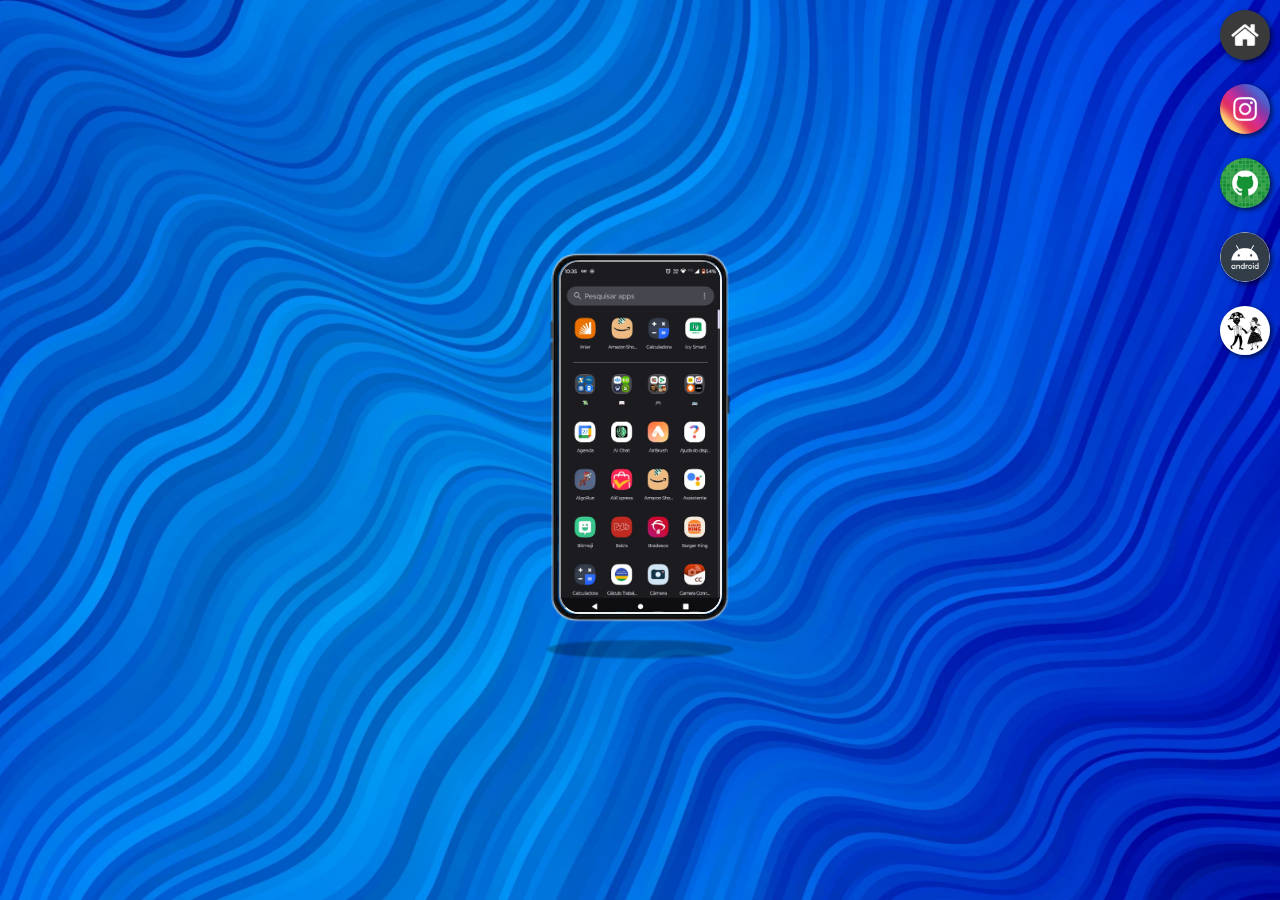
<file: index.html>
<!DOCTYPE html>
<html lang="pt-br">
<head>
    <meta charset="UTF-8">
    <meta name="viewport" content="width=device-width, initial-scale=1.0">
    <title>Projeto social</title>
    <link rel="shortcut icon" href="favicon.ico" type="image/x-icon">
    <link rel="stylesheet" href="estilos/style.css">
</head>
<body>
    <main>
        <section id="cell">
            <iframe src="home.html"  name="tela" id="tela">seu navgador não é compativel com este projeto</iframe>
        </section>
        <section id="social">
            <a target="tela" href="home.html"><img src="imagens/logo-home.jpg" alt=""></a>
            <br>
            <a target="tela" href="estilos/instagram.html"><img src="imagens/logo-instagram.jpg" alt=""></a>
            <br>
            <a target="tela" href="estilos/git.html"><img src="imagens/logo-github.jpg" alt=""></a>
            <br>
            <a target="tela" href="estilos/android.html"><img src="imagens/logo-android.png" alt=""></a>
            <br>
            <a target="tela" href="estilos/cordel.html"><img src="imagens/logo-cordel.jpeg" alt=""></a>
            <br>
        </section>
    </main>
</body>
</html>
</file>
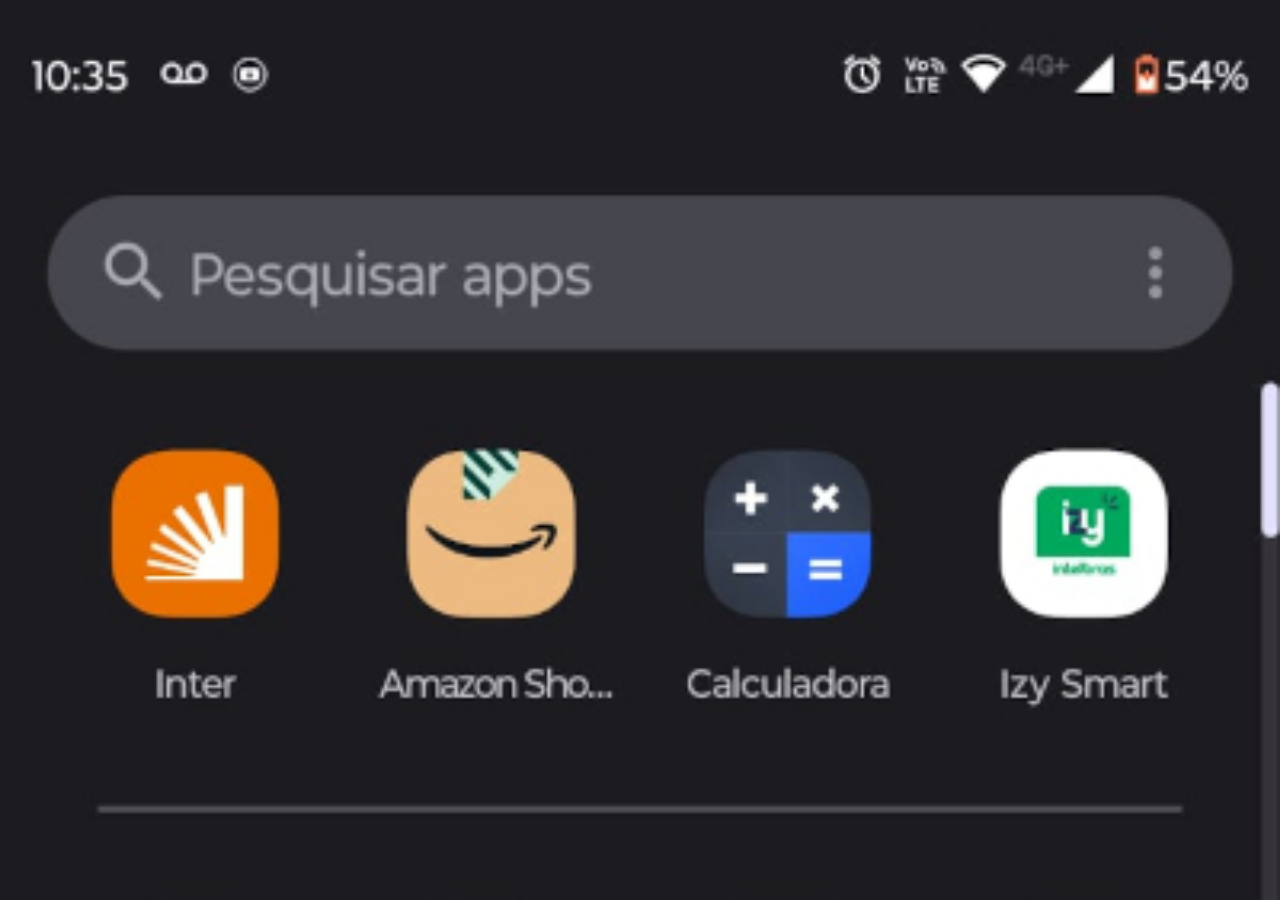
<file: home.html>
<!DOCTYPE html>
<html lang="pt-br">
<head>
    <meta charset="UTF-8">
    <meta name="viewport" content="width=device-width, initial-scale=1.0">
    <title>Document</title>
    <style>

        *{
            padding: 0;
            margin: 0;
        }
        body {
            height: 100vh;
            width: 100vw;
            background: black url(imagens/tela-home.jpg)
            no-repeat top center;
            background-size: cover;
        }
    </style>
</head>
<body>
    
</body>
</html>
</file>
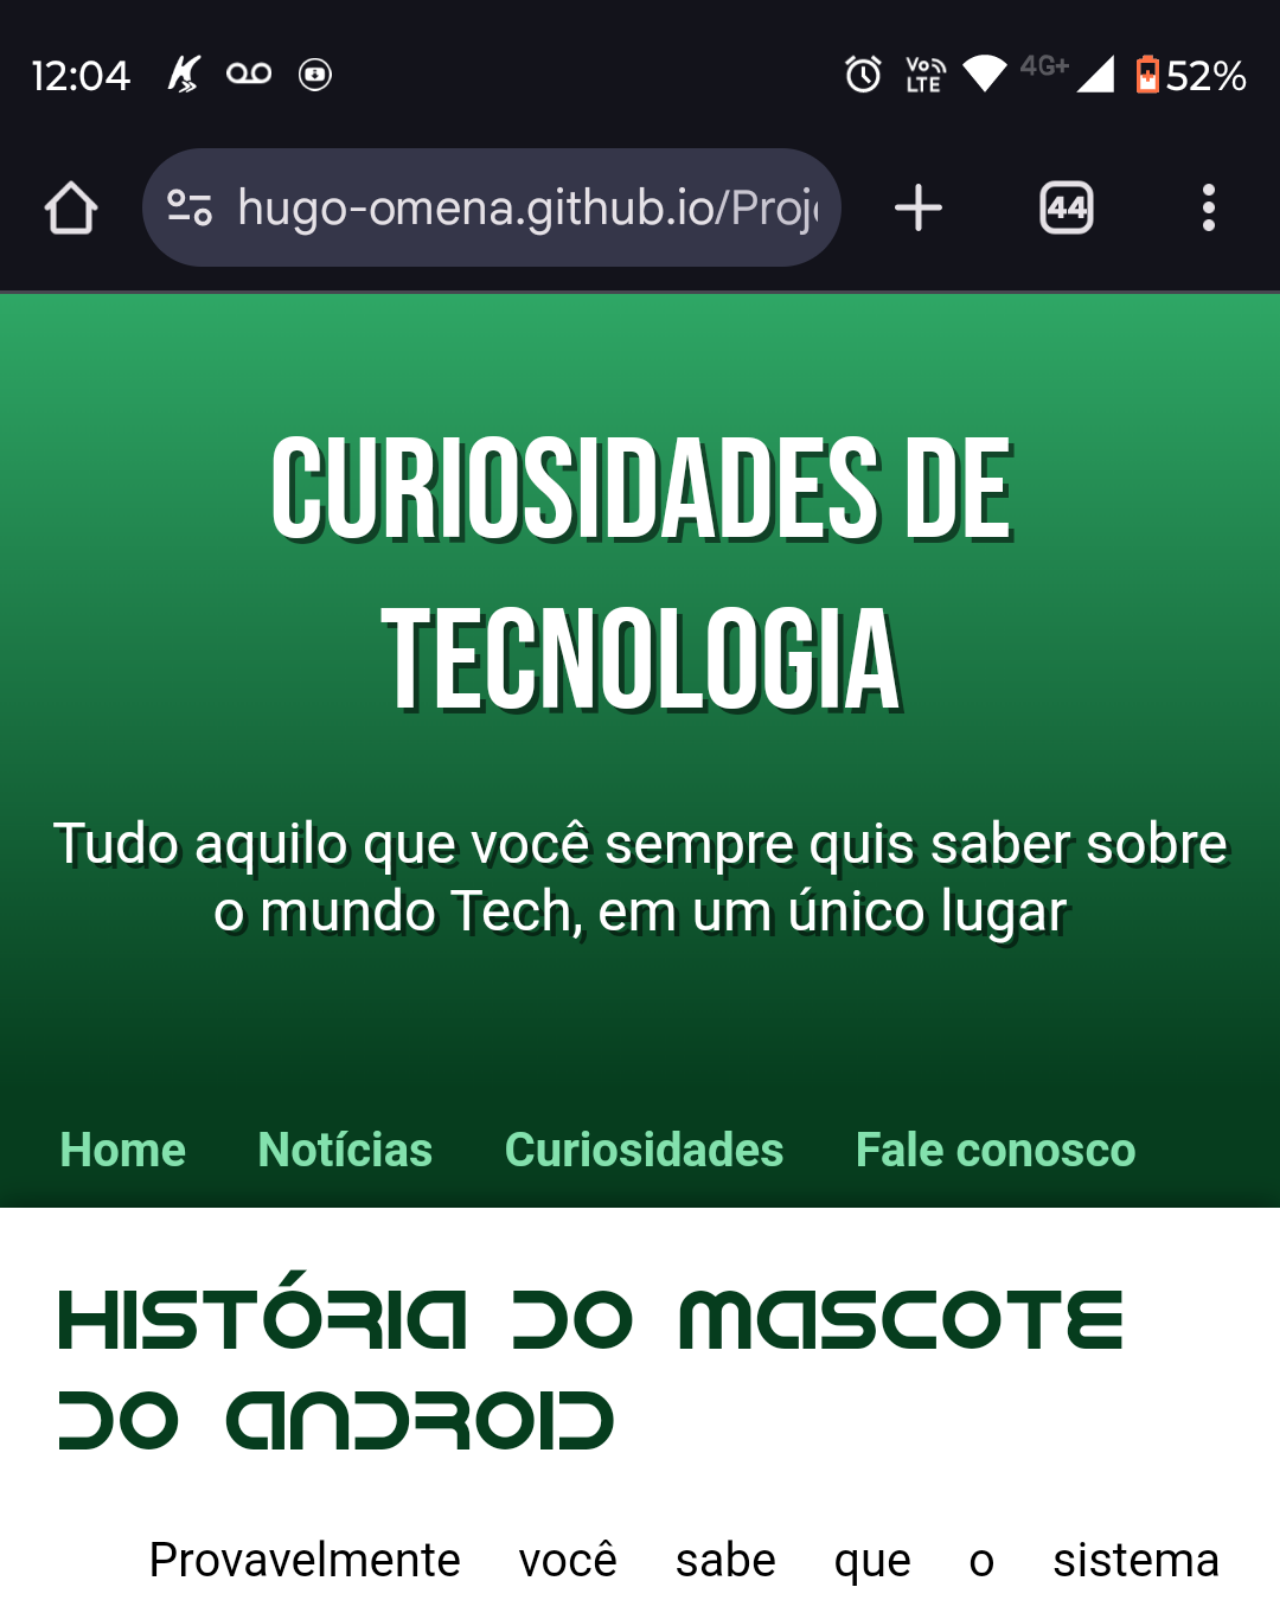
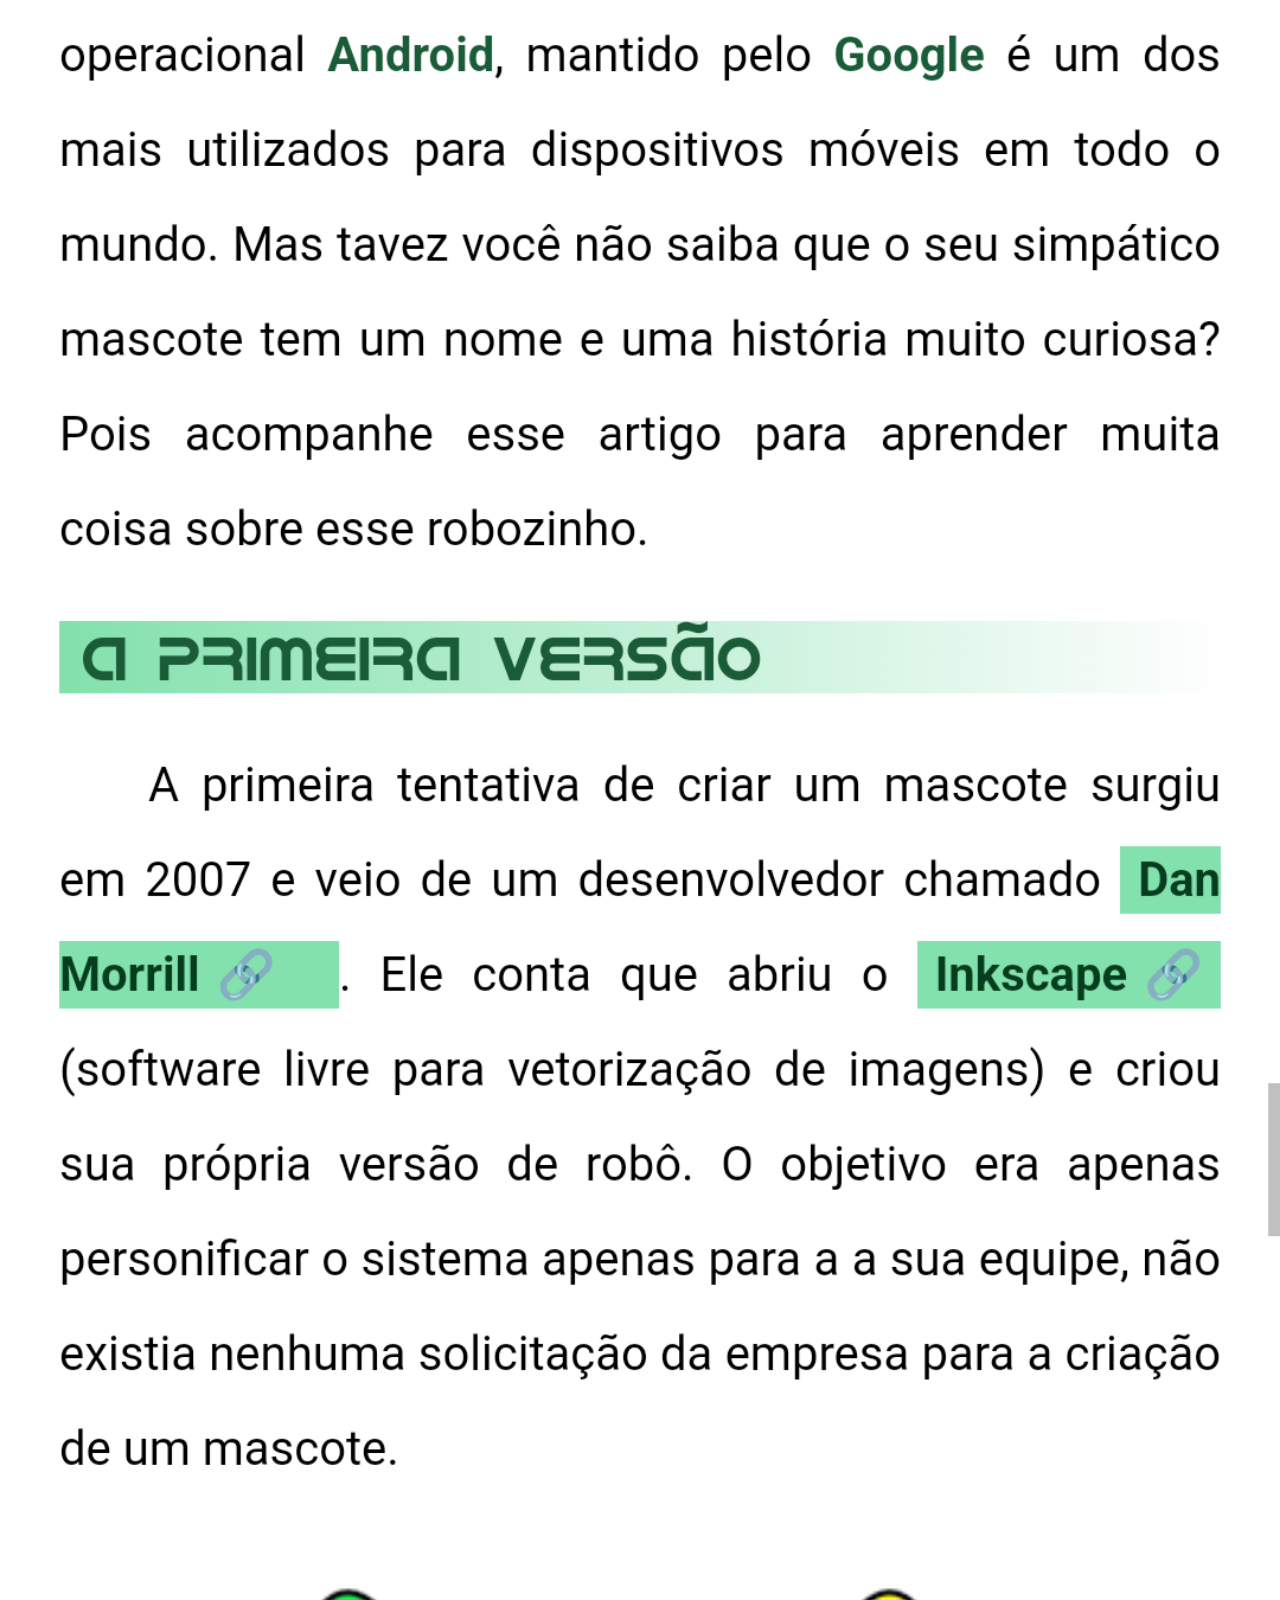
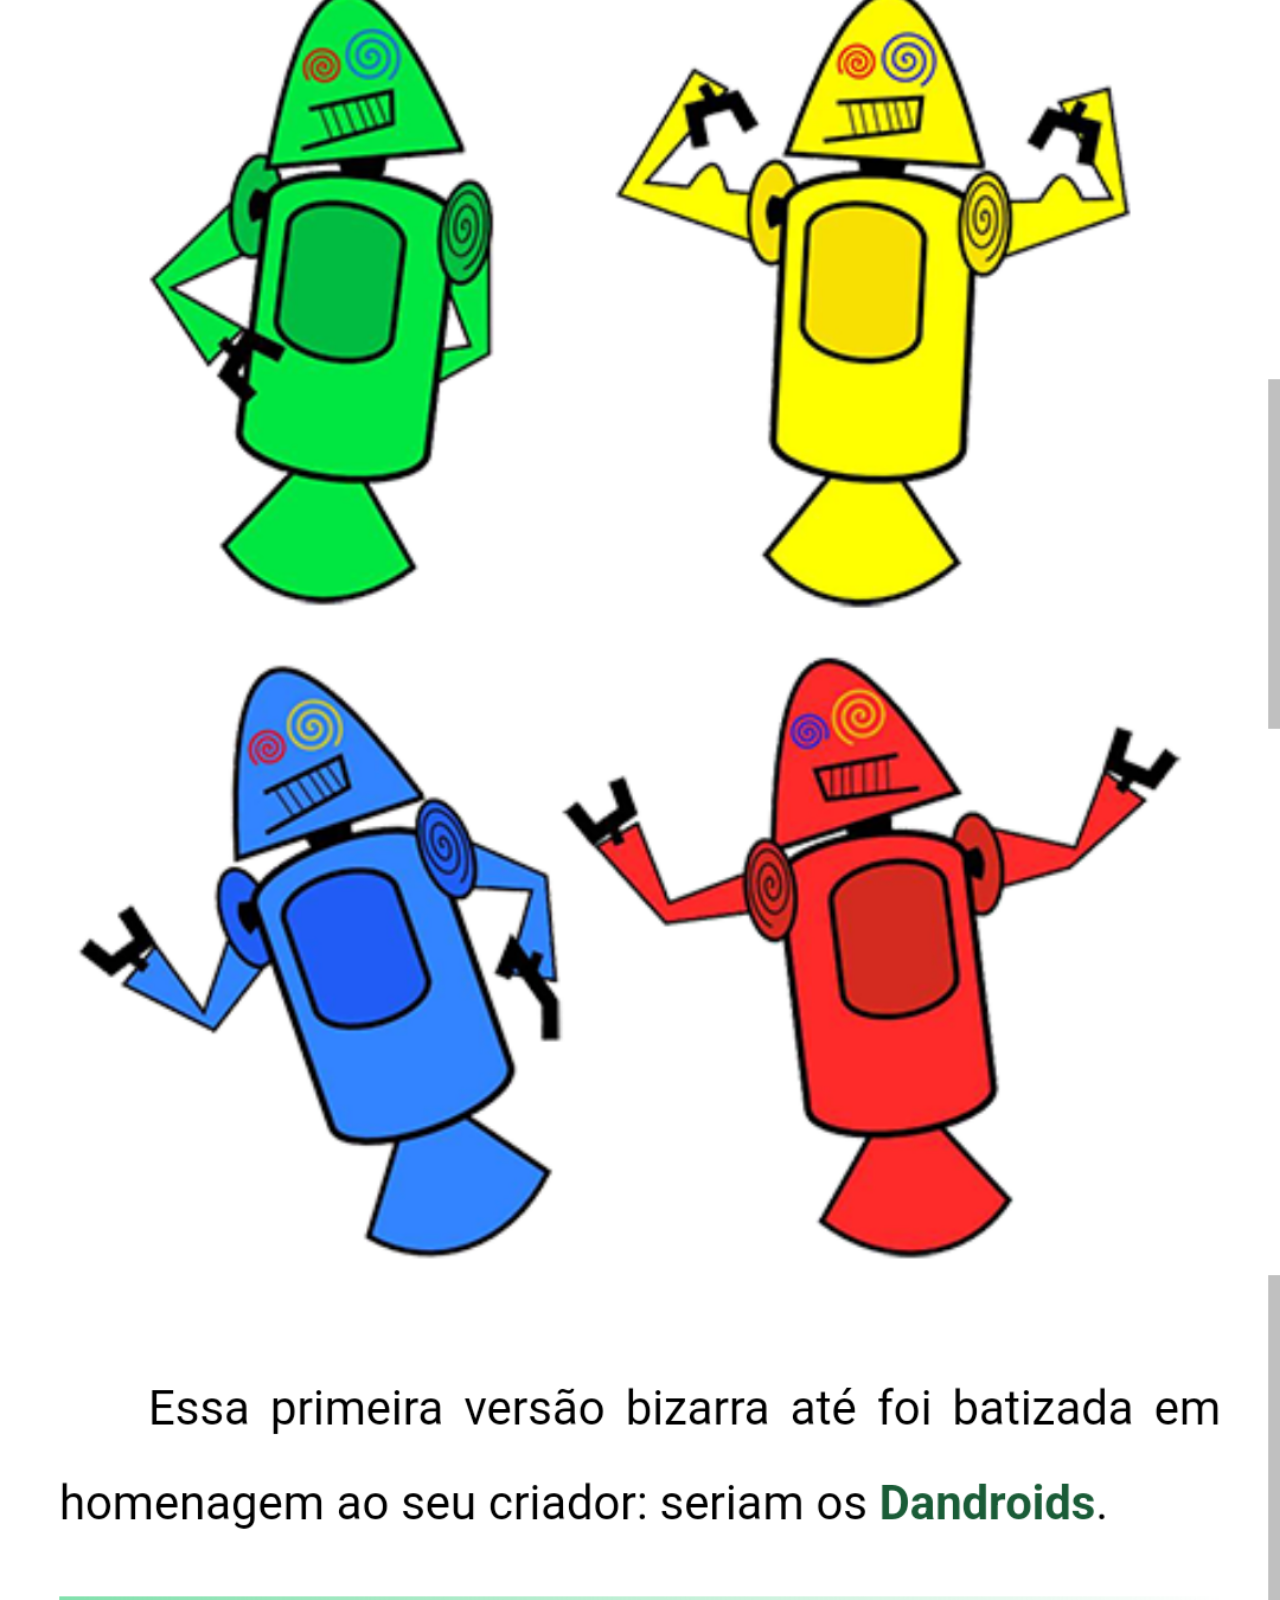
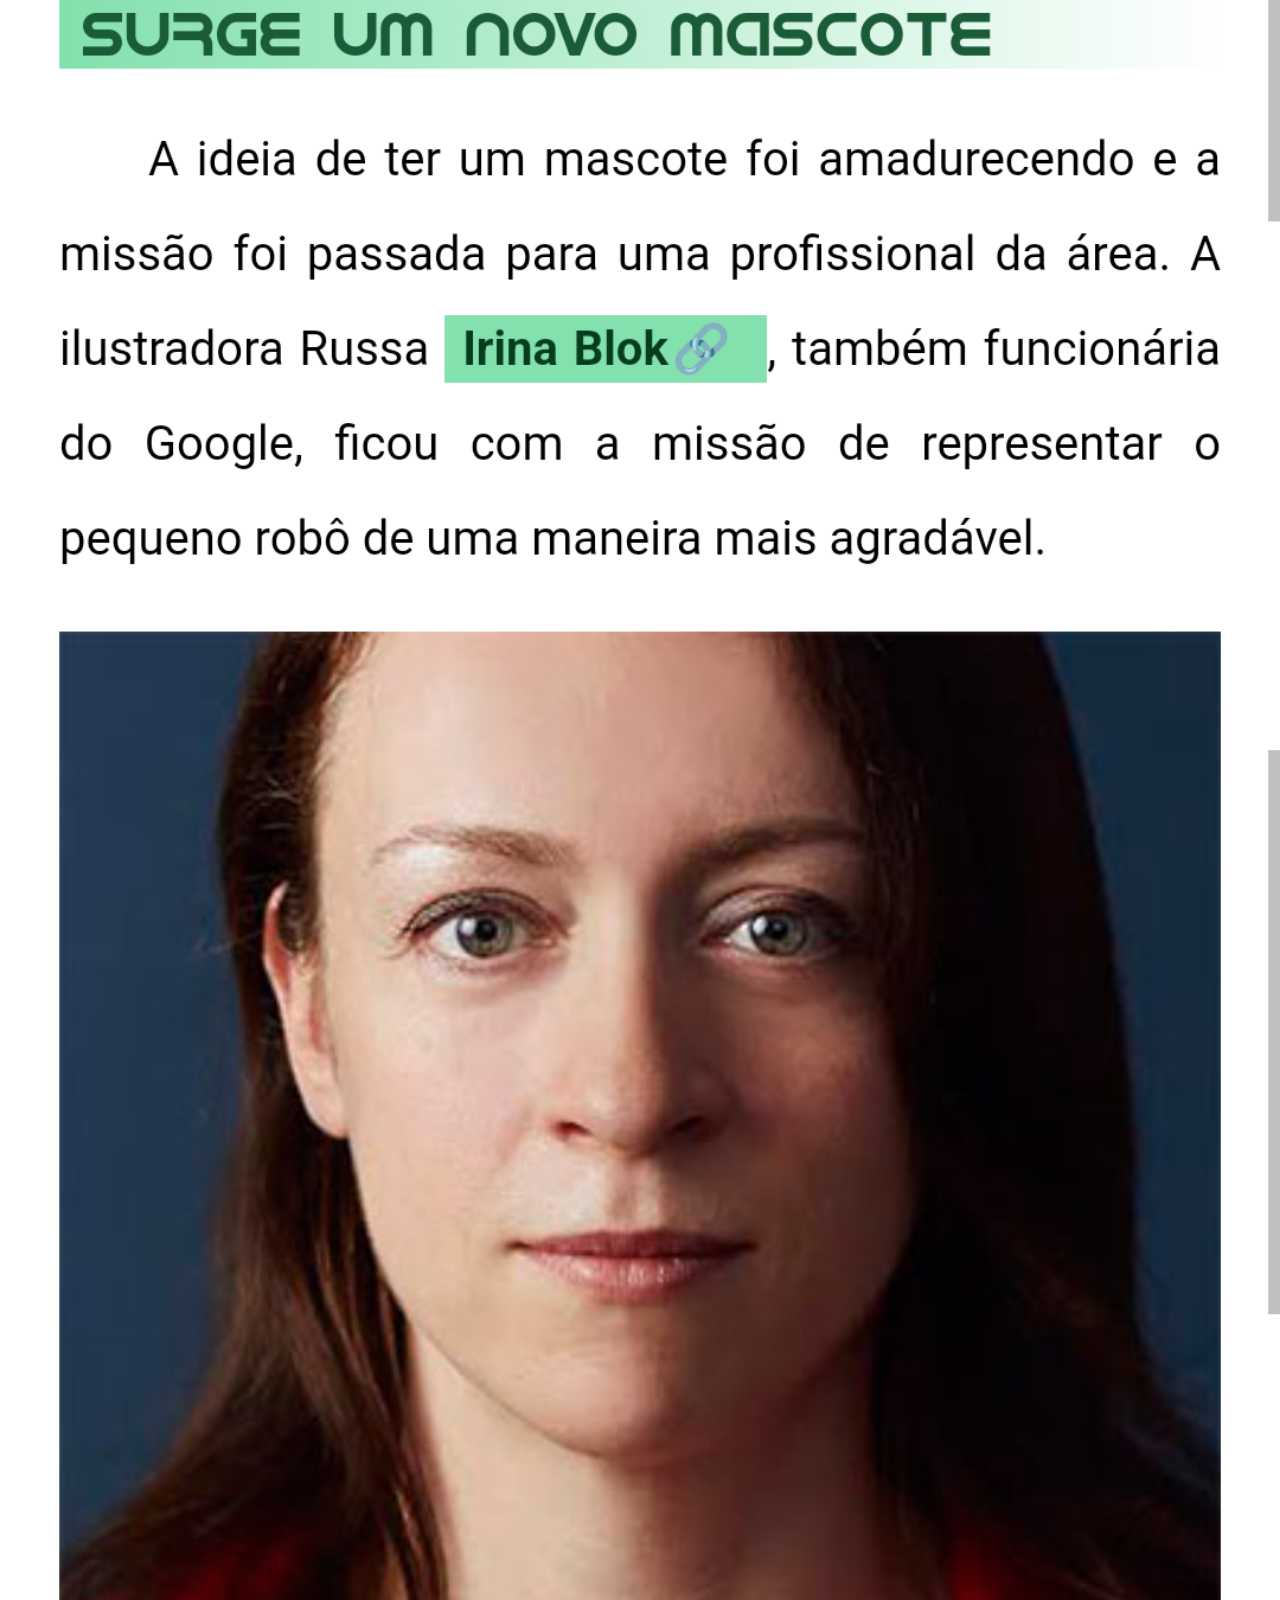
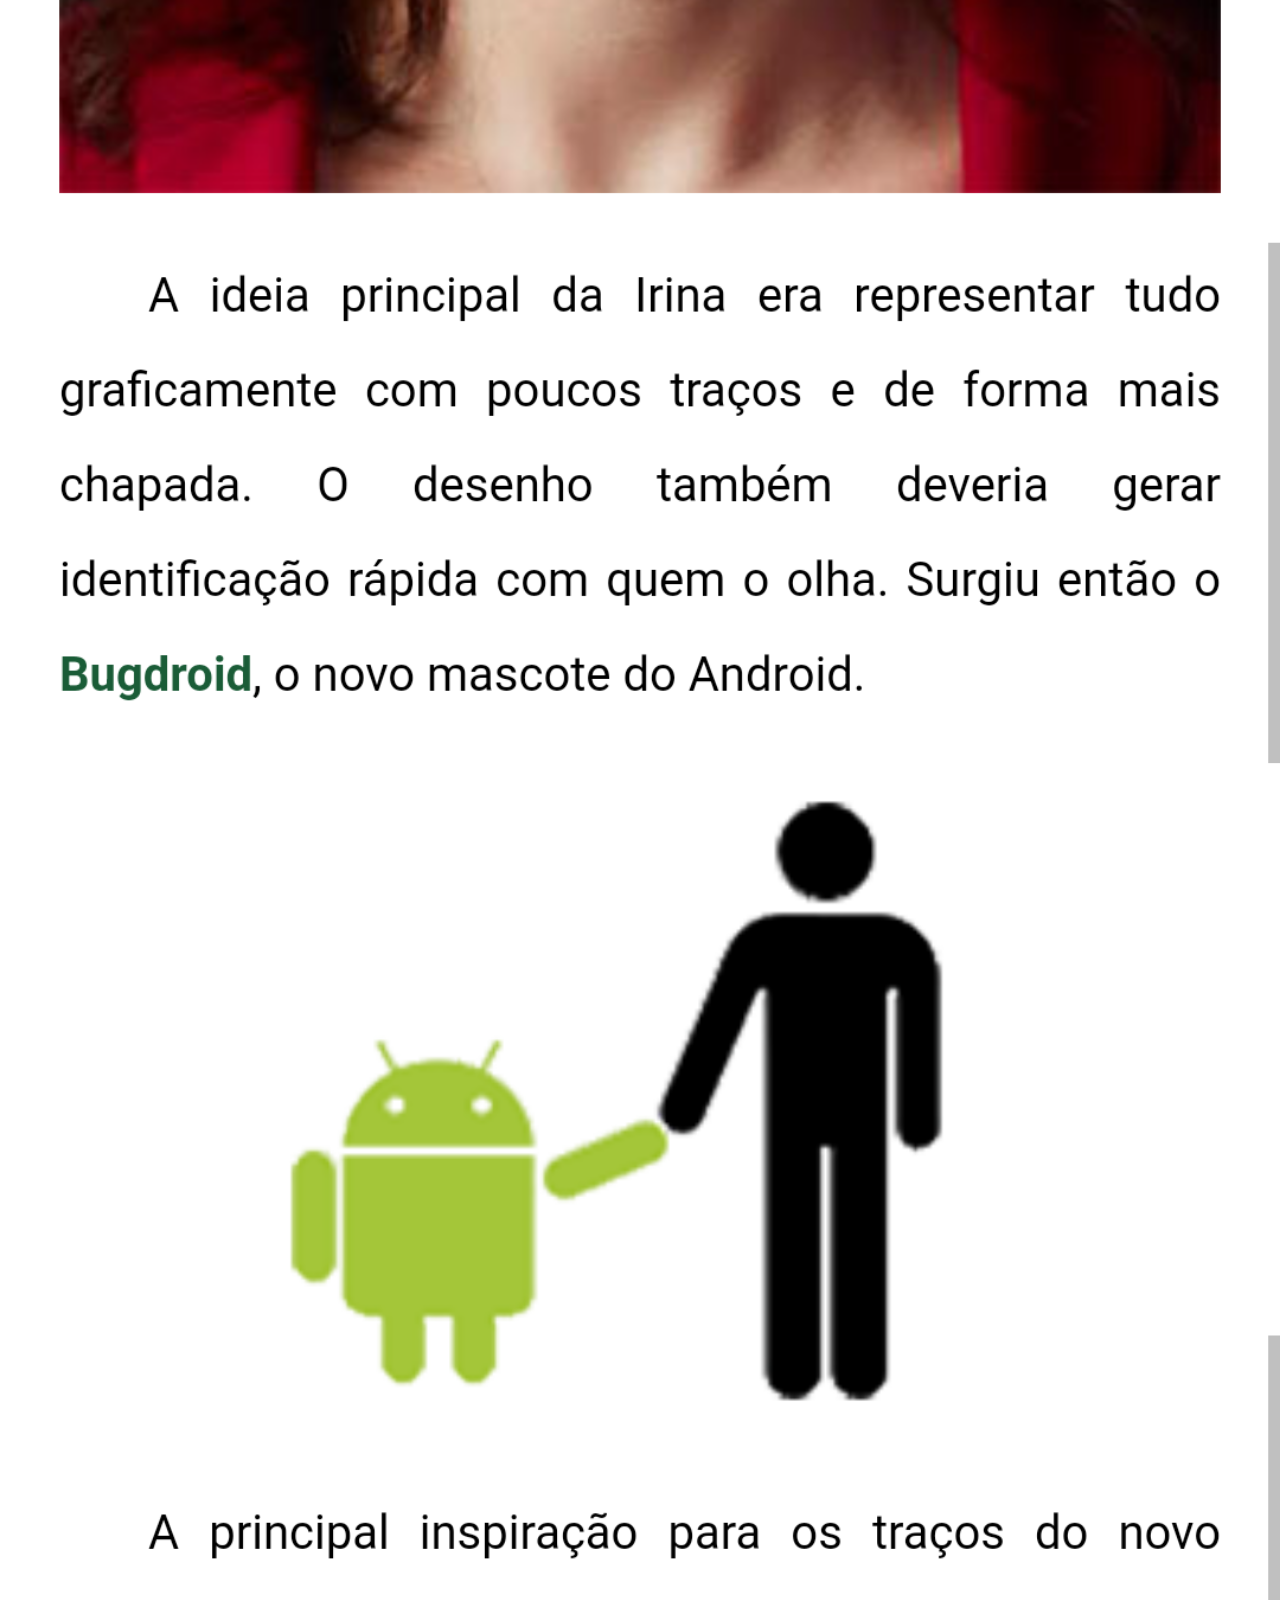
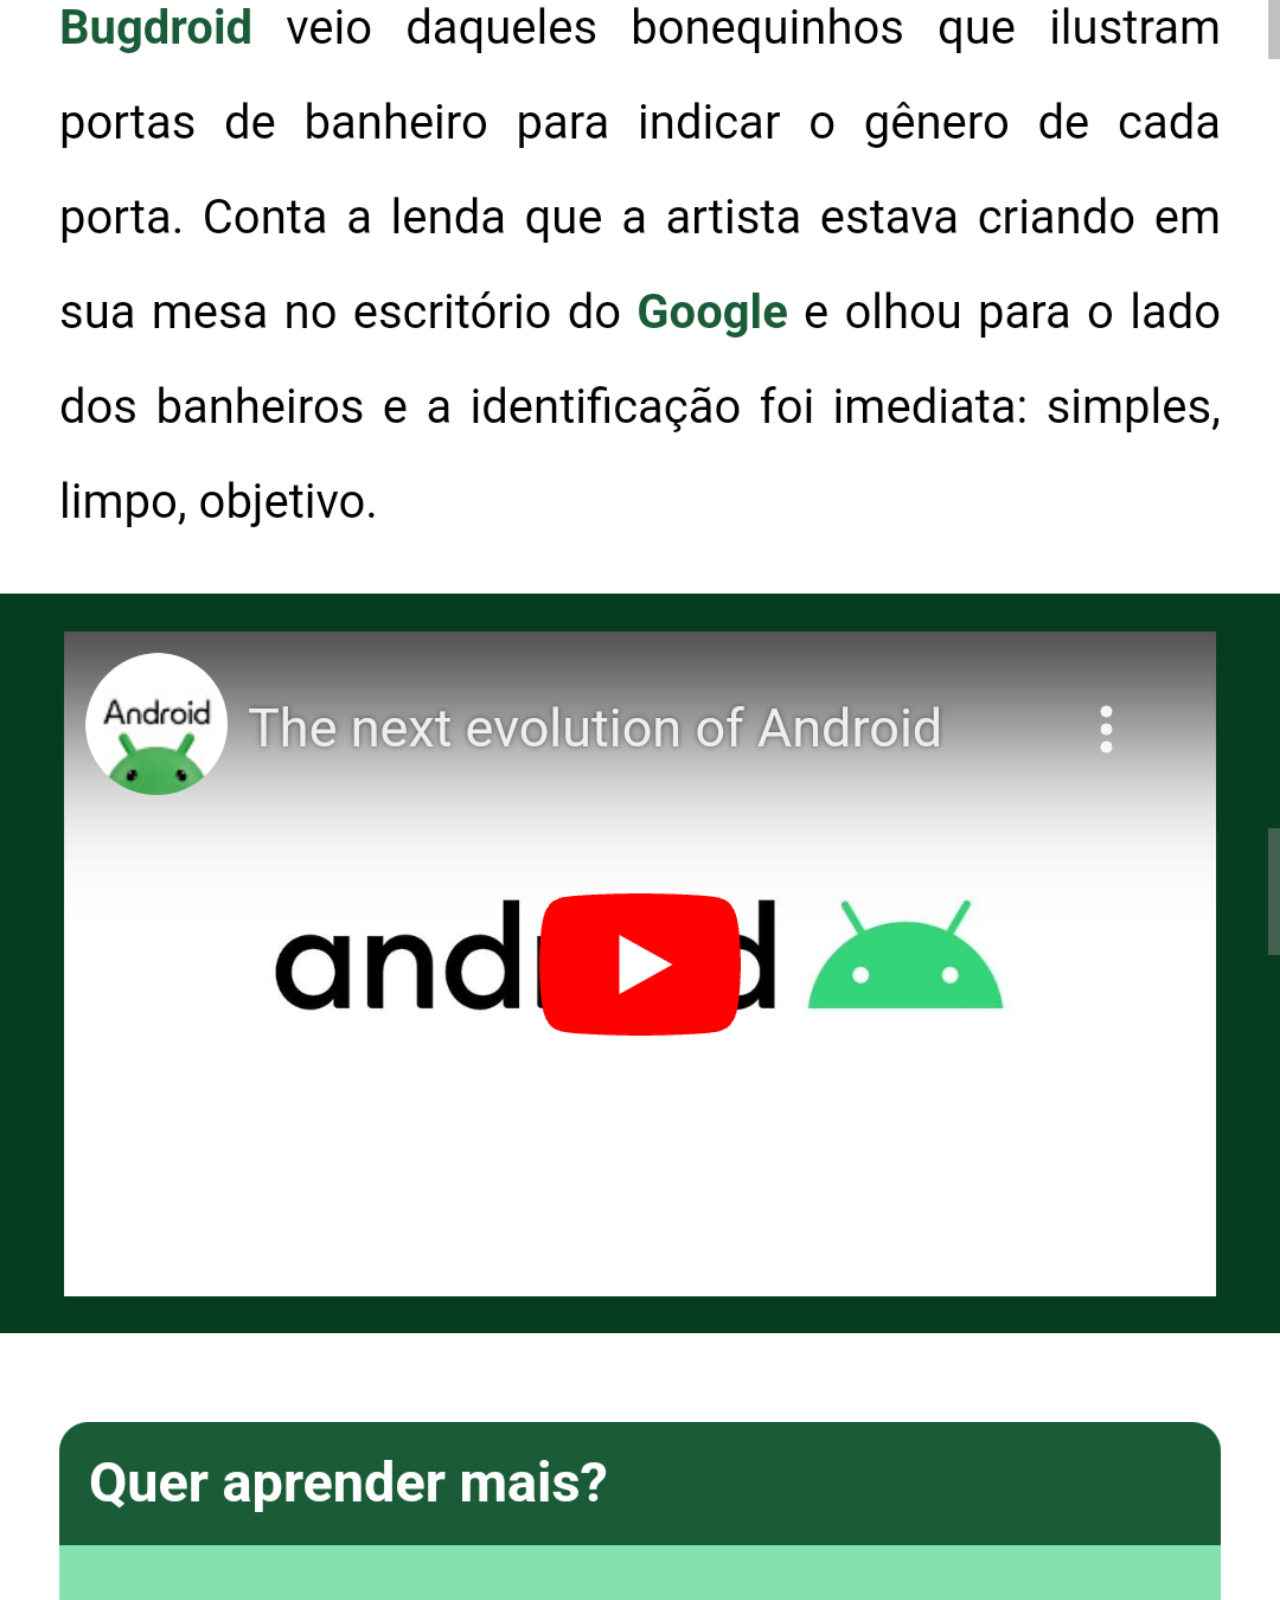
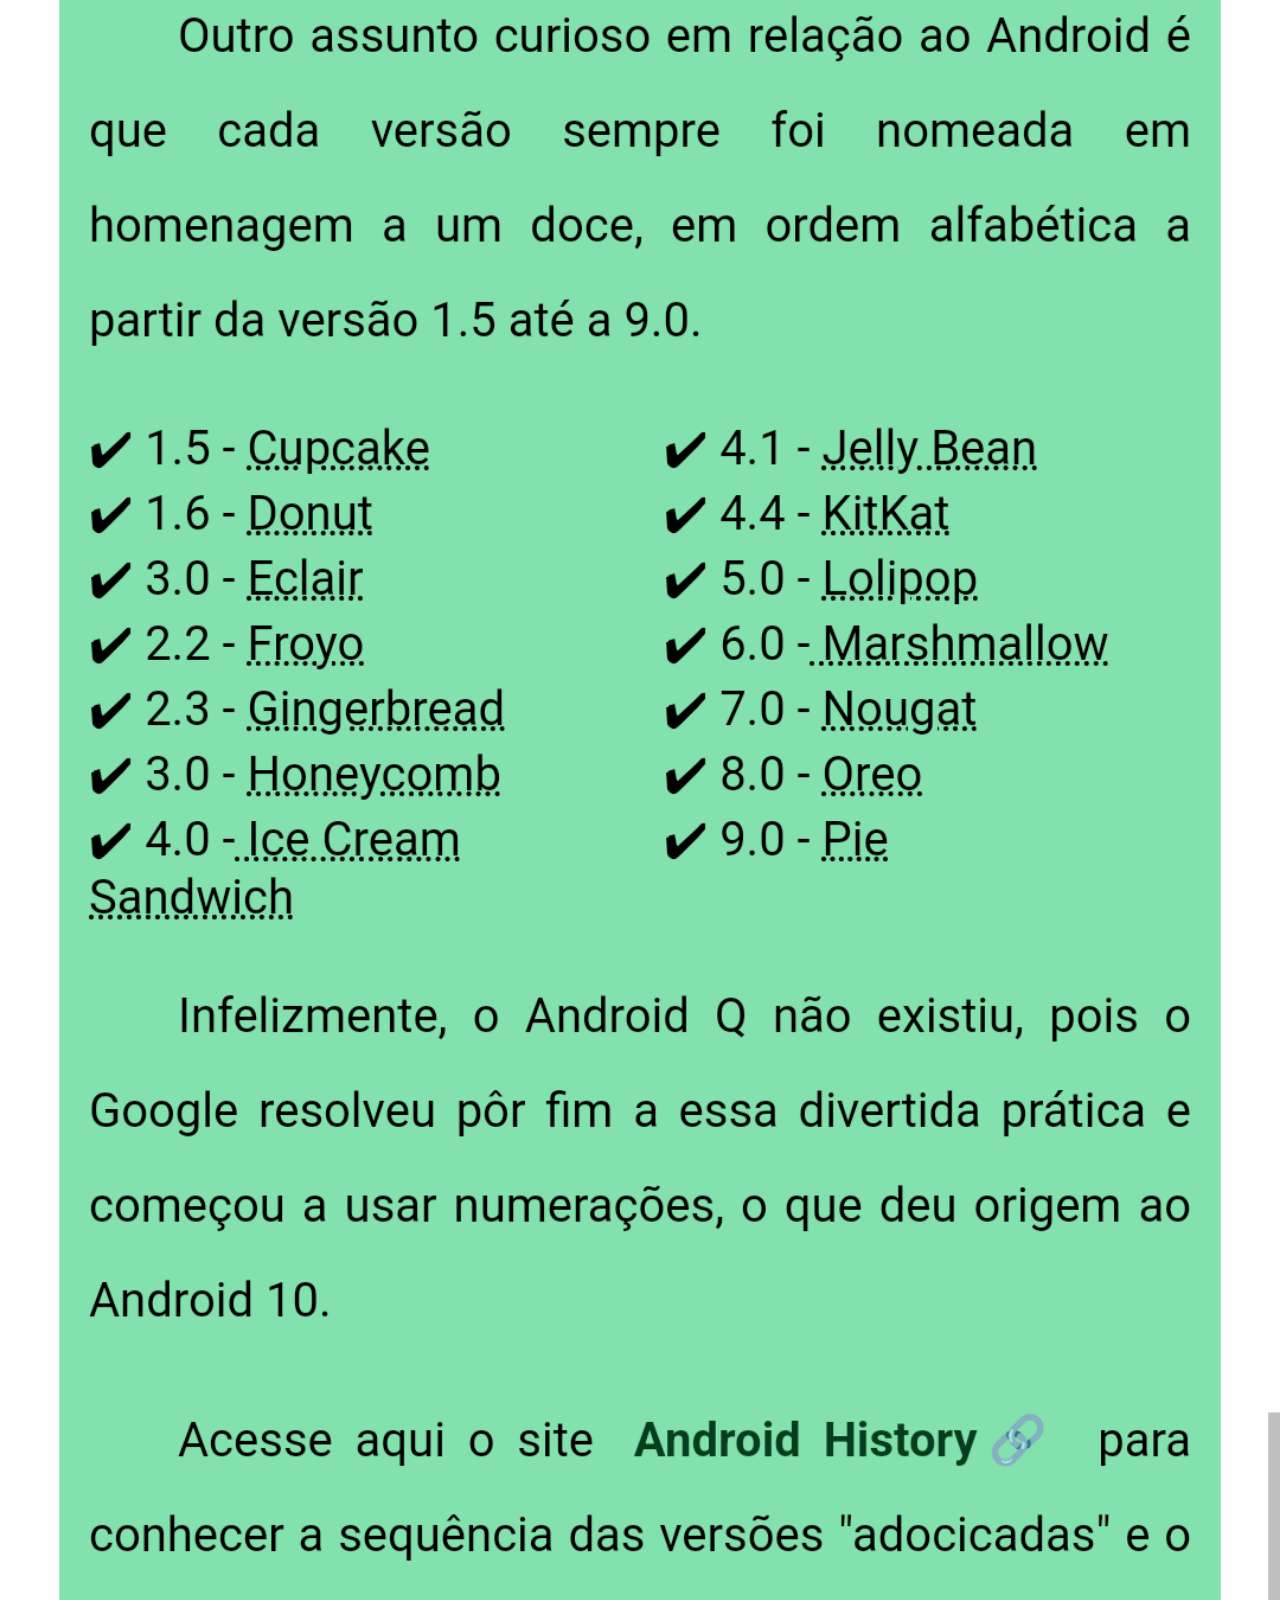
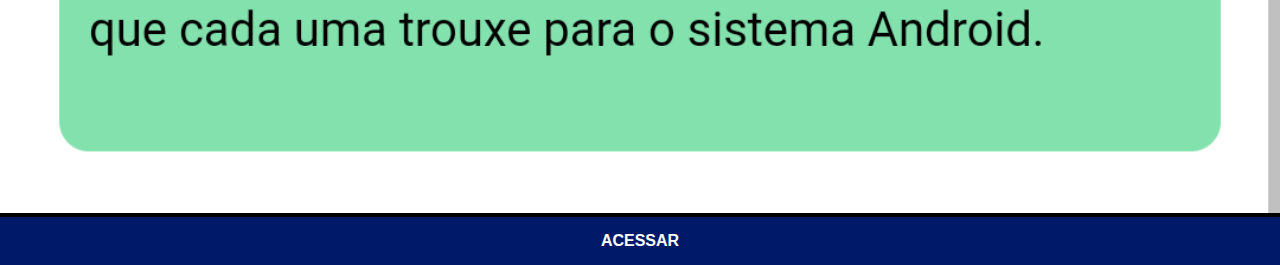
<file: estilos/android.html>
<!DOCTYPE html>
<html lang="pt-br">
<head>
    <meta charset="UTF-8">
    <meta name="viewport" content="width=device-width, initial-scale=1.0">
    <title>android</title>
    <link rel="stylesheet" href="style-social.css">
</head>
<body>
    <img src="../imagens/tela-android.png" alt="">
    <br>
    <a target="_blank" href="https://hugo-omena.github.io/Projeto-android/">ACESSAR</a>
</body>
</html>
</file>
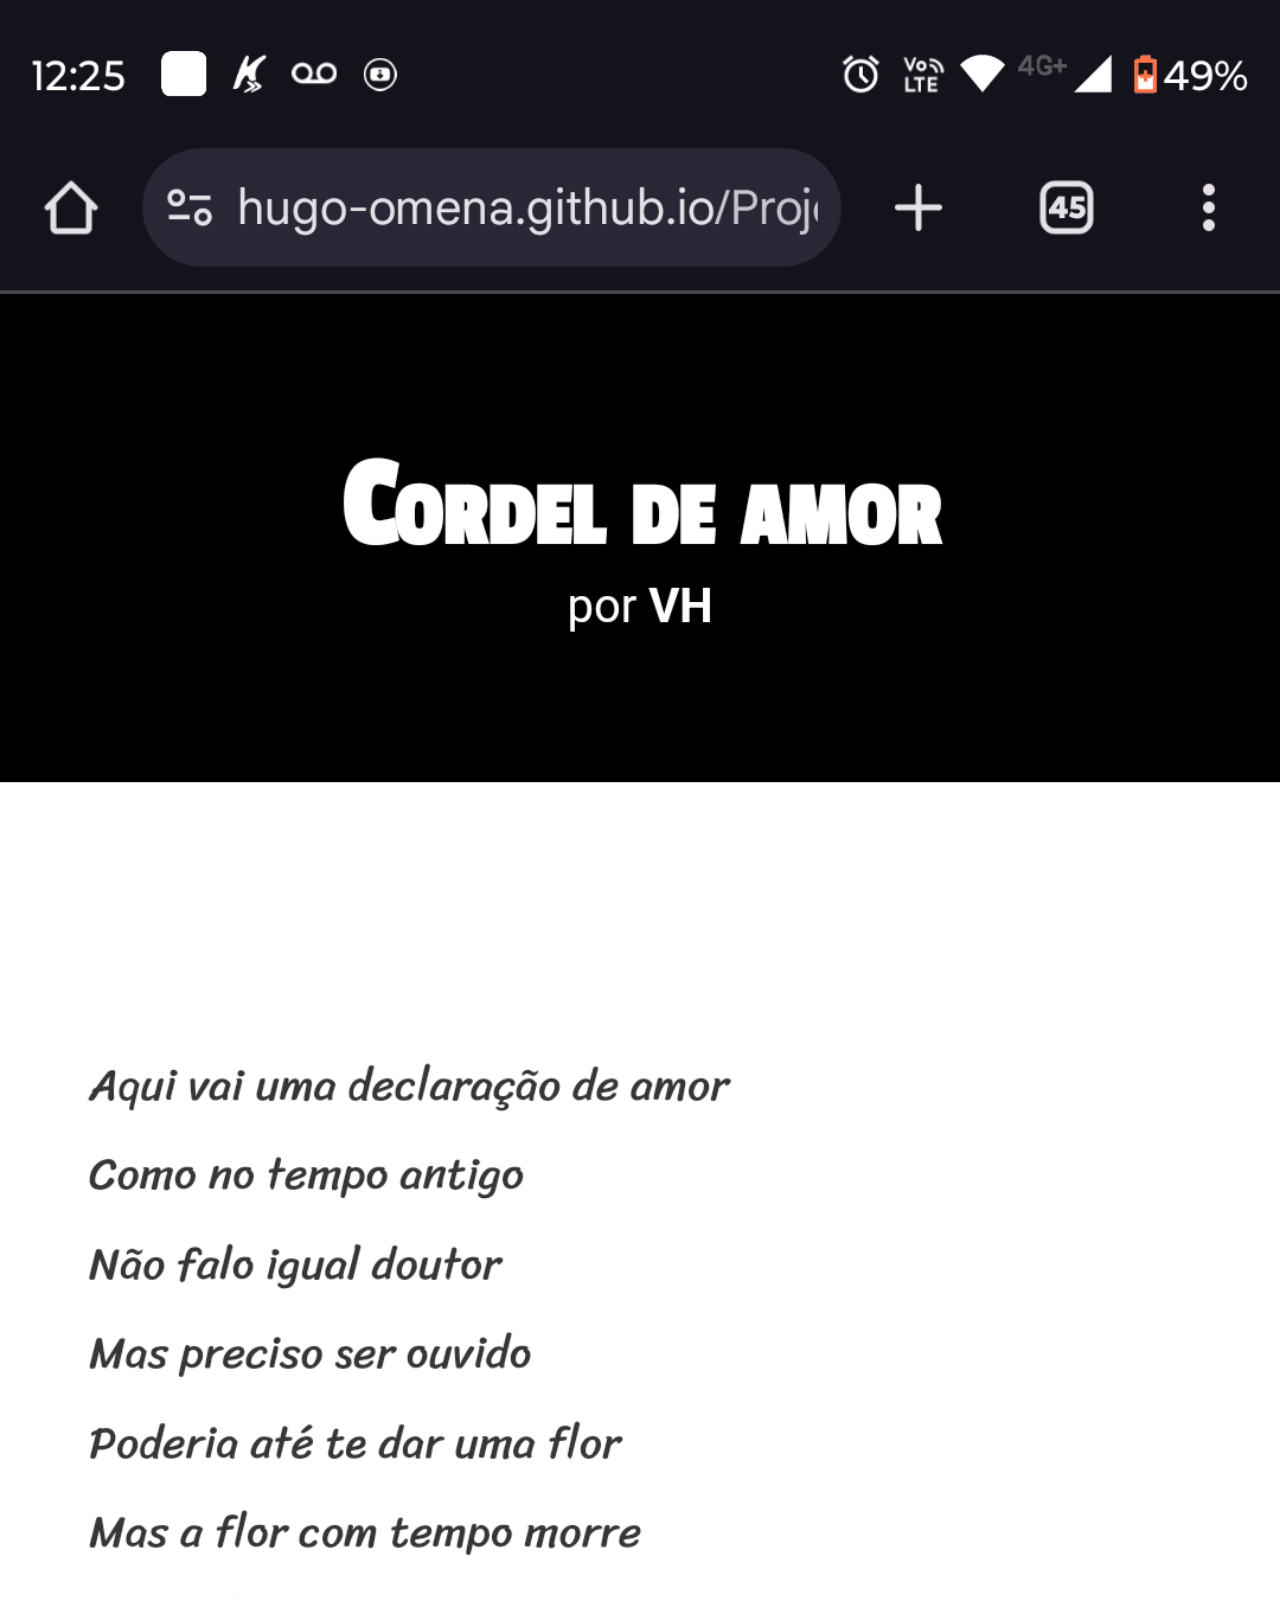
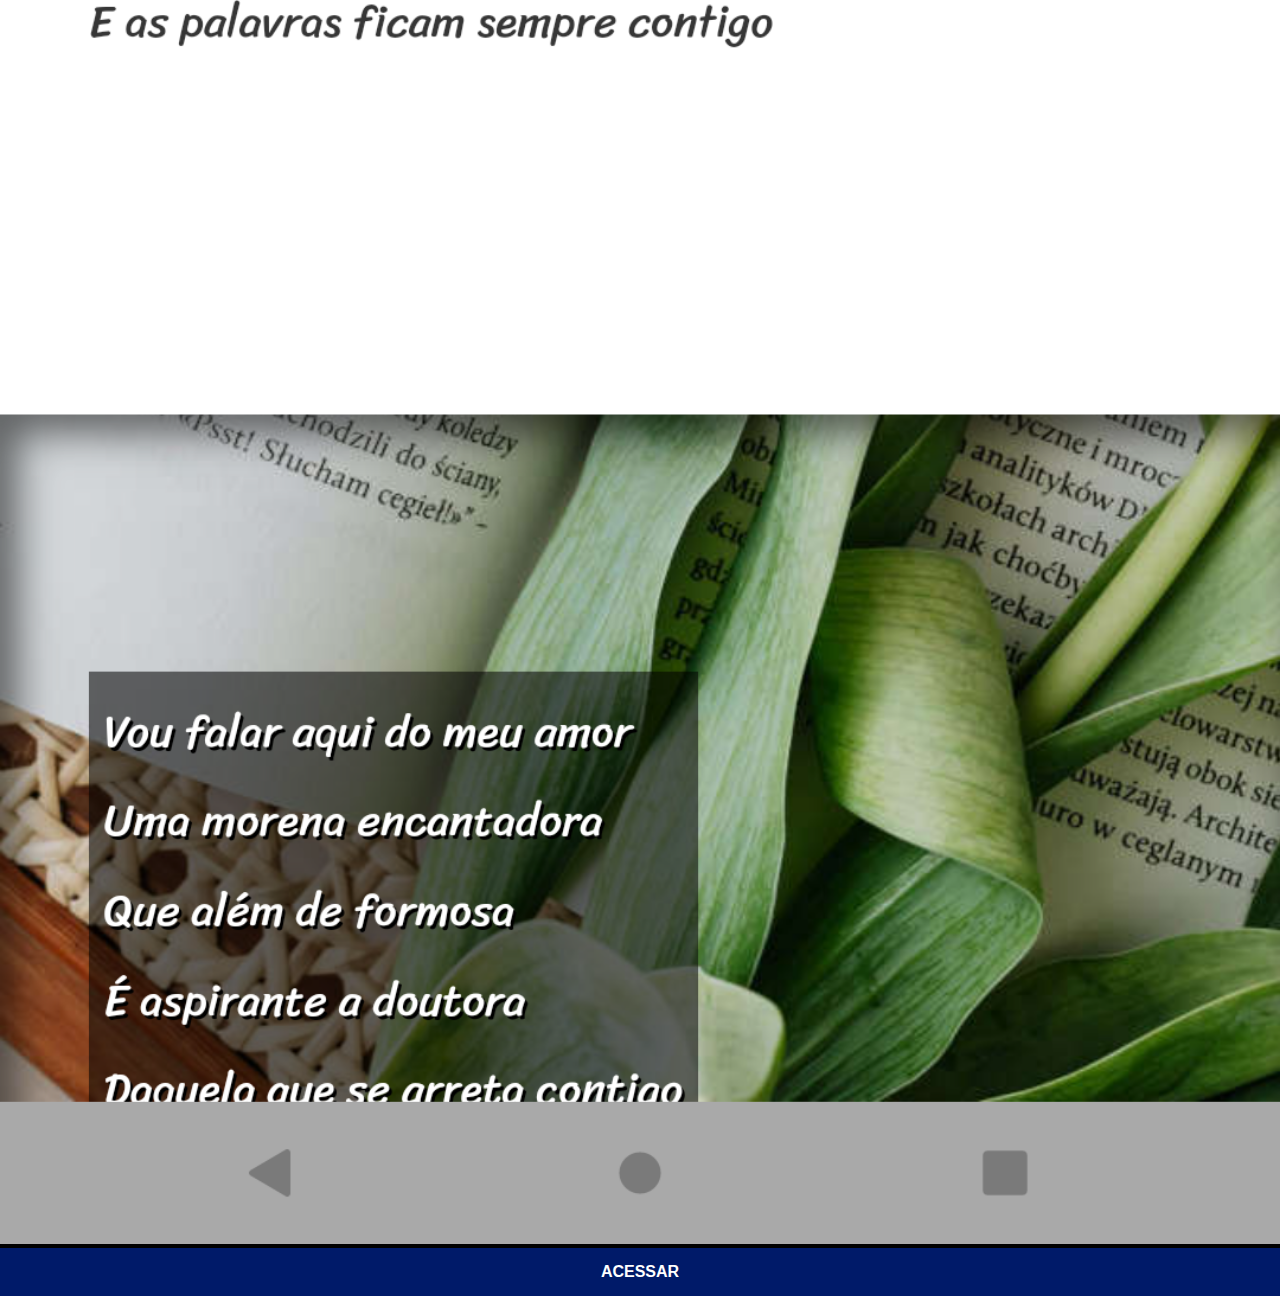
<file: estilos/cordel.html>
<!DOCTYPE html>
<html lang="pt-br">
<head>
    <meta charset="UTF-8">
    <meta name="viewport" content="width=device-width, initial-scale=1.0">
    <title>cordel</title>
    <link rel="stylesheet" href="style-social.css">
</head>
<body>
    <img src="../imagens/tela-cordel.png" alt="">
    <br>
    <a target="_blank" href="https://hugo-omena.github.io/Projeto-cordel/">ACESSAR</a>
</body>
</html>
</file>
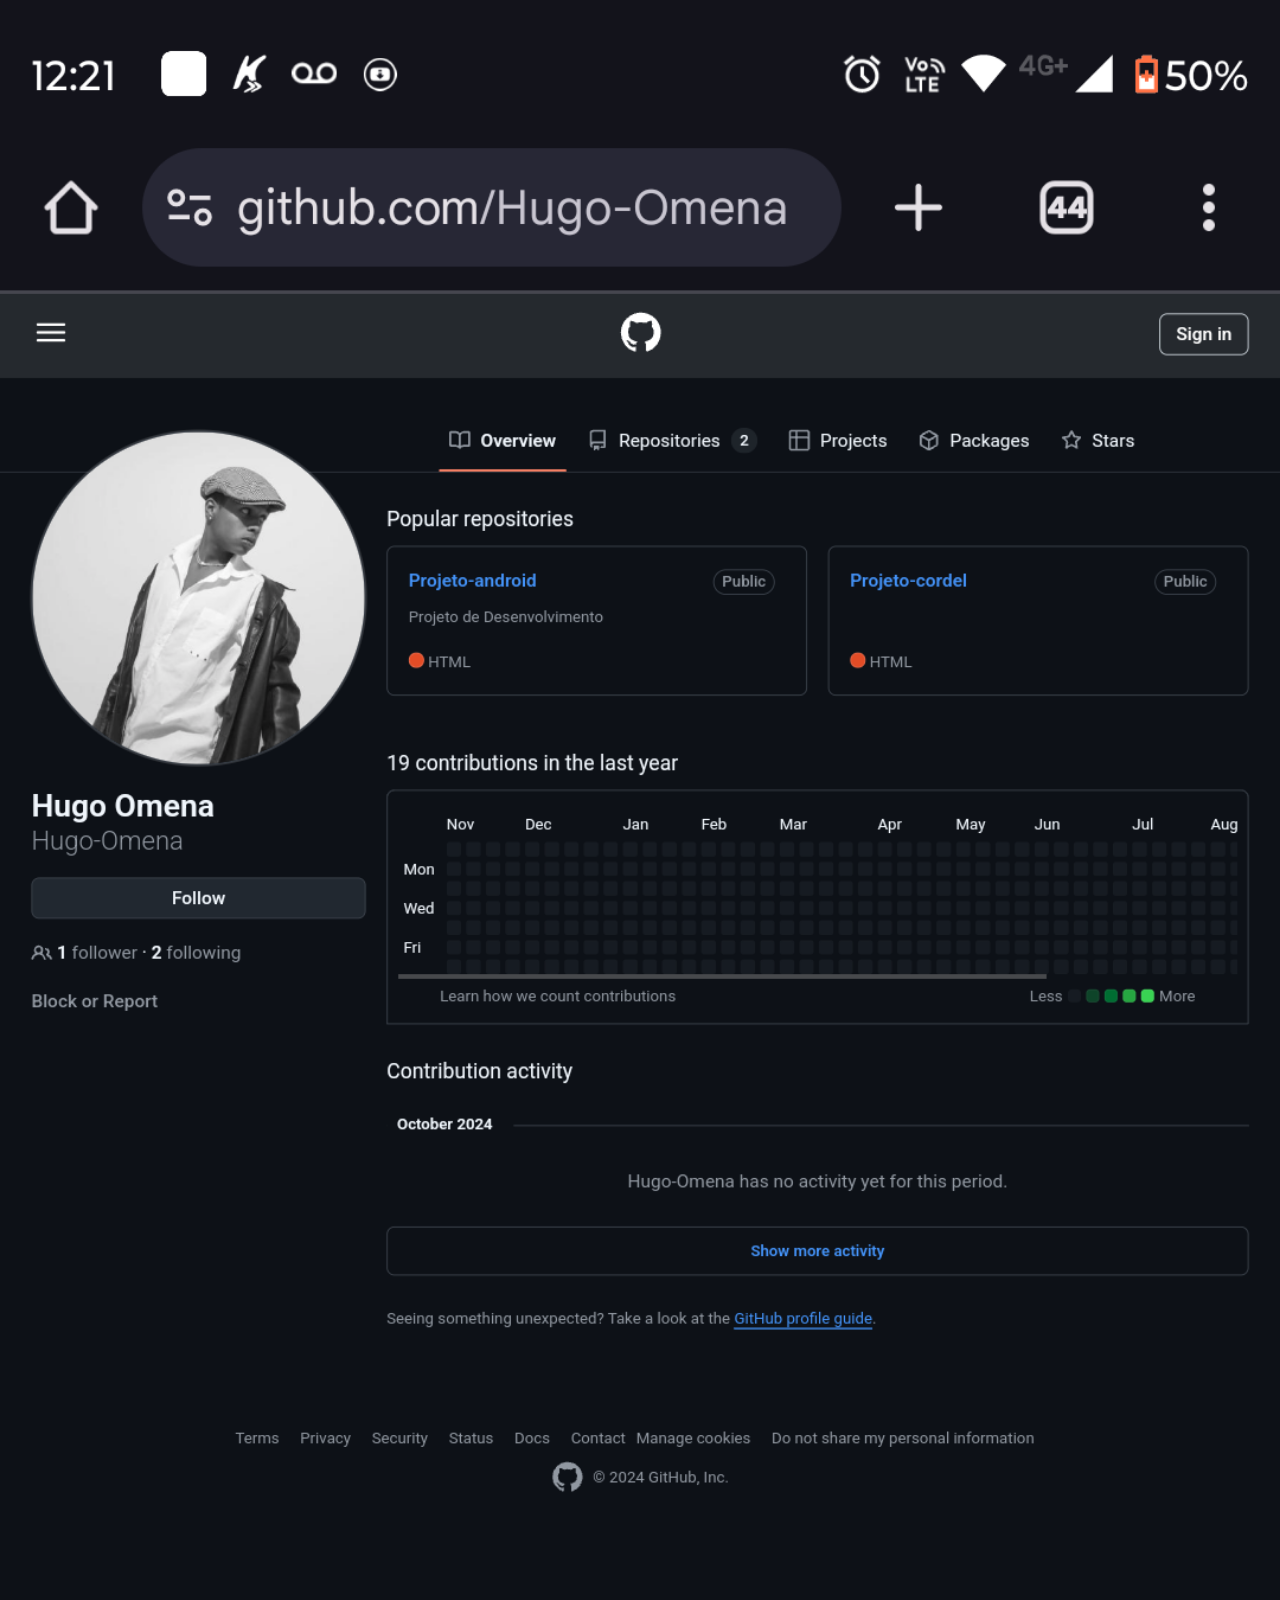
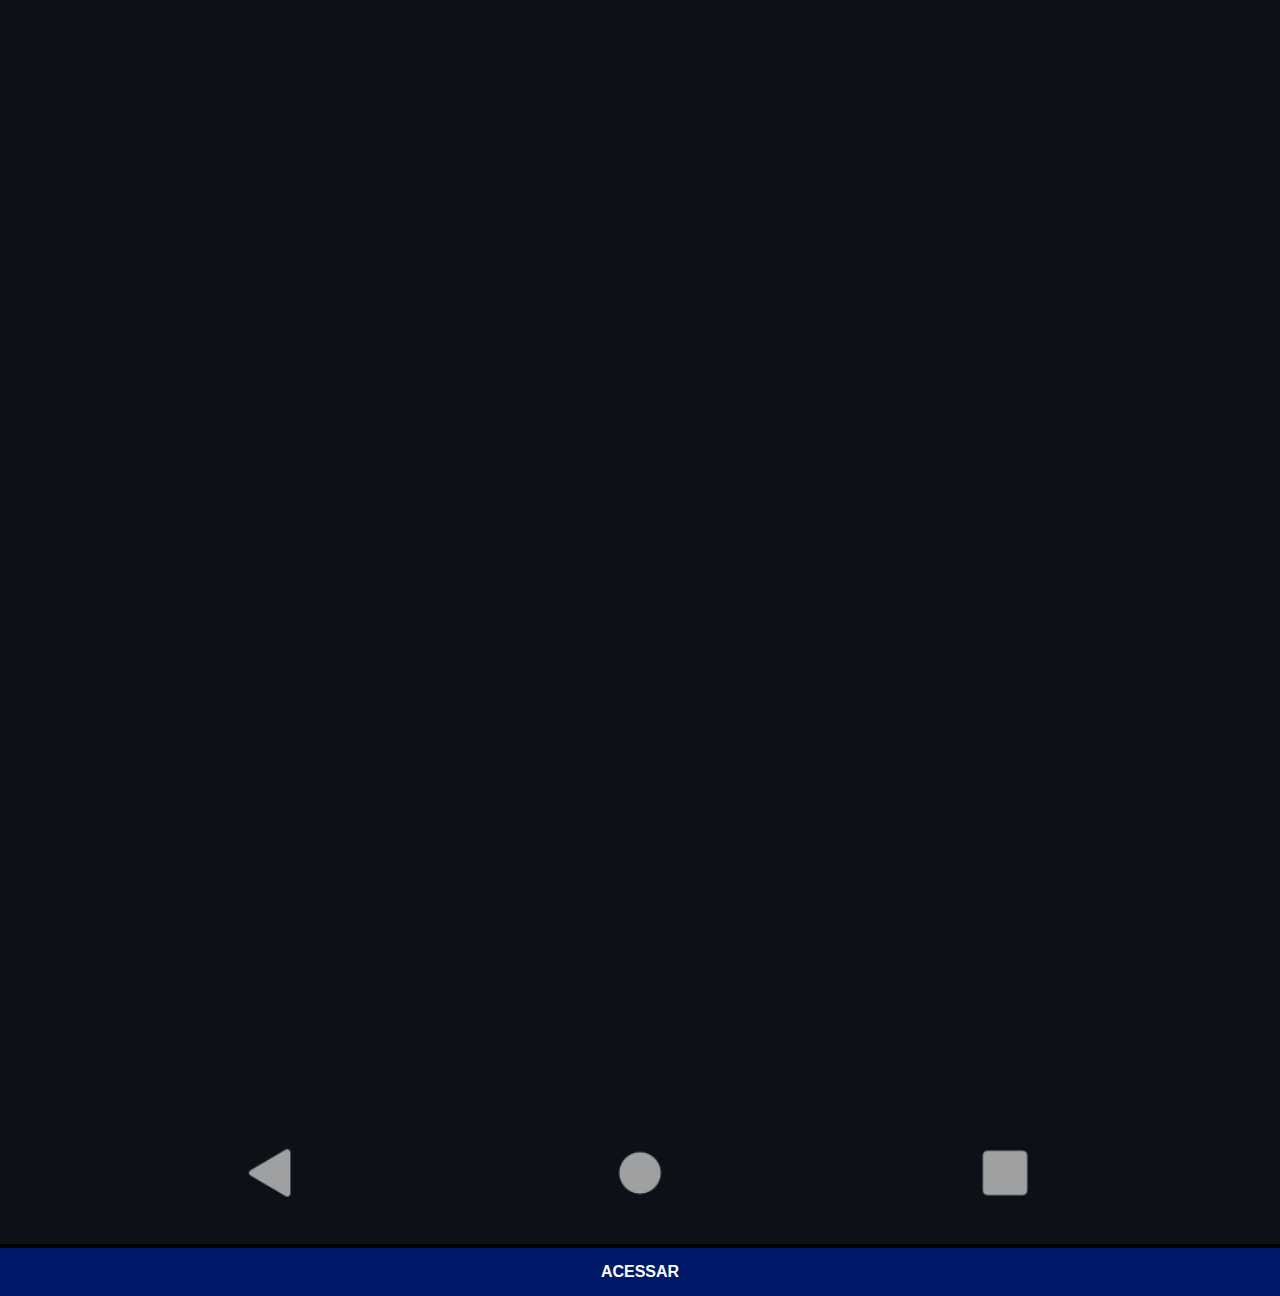
<file: estilos/git.html>
<!DOCTYPE html>
<html lang="pt-br">
<head>
    <meta charset="UTF-8">
    <meta name="viewport" content="width=device-width, initial-scale=1.0">
    <title>git</title>
    <link rel="stylesheet" href="style-social.css">
</head>
<body>
    <img src="../imagens/tela-git.png" alt="">
    <br>
    <a target="_blank" href="https://github.com/hugo-omena">ACESSAR</a>
</body>
</html>
</file>
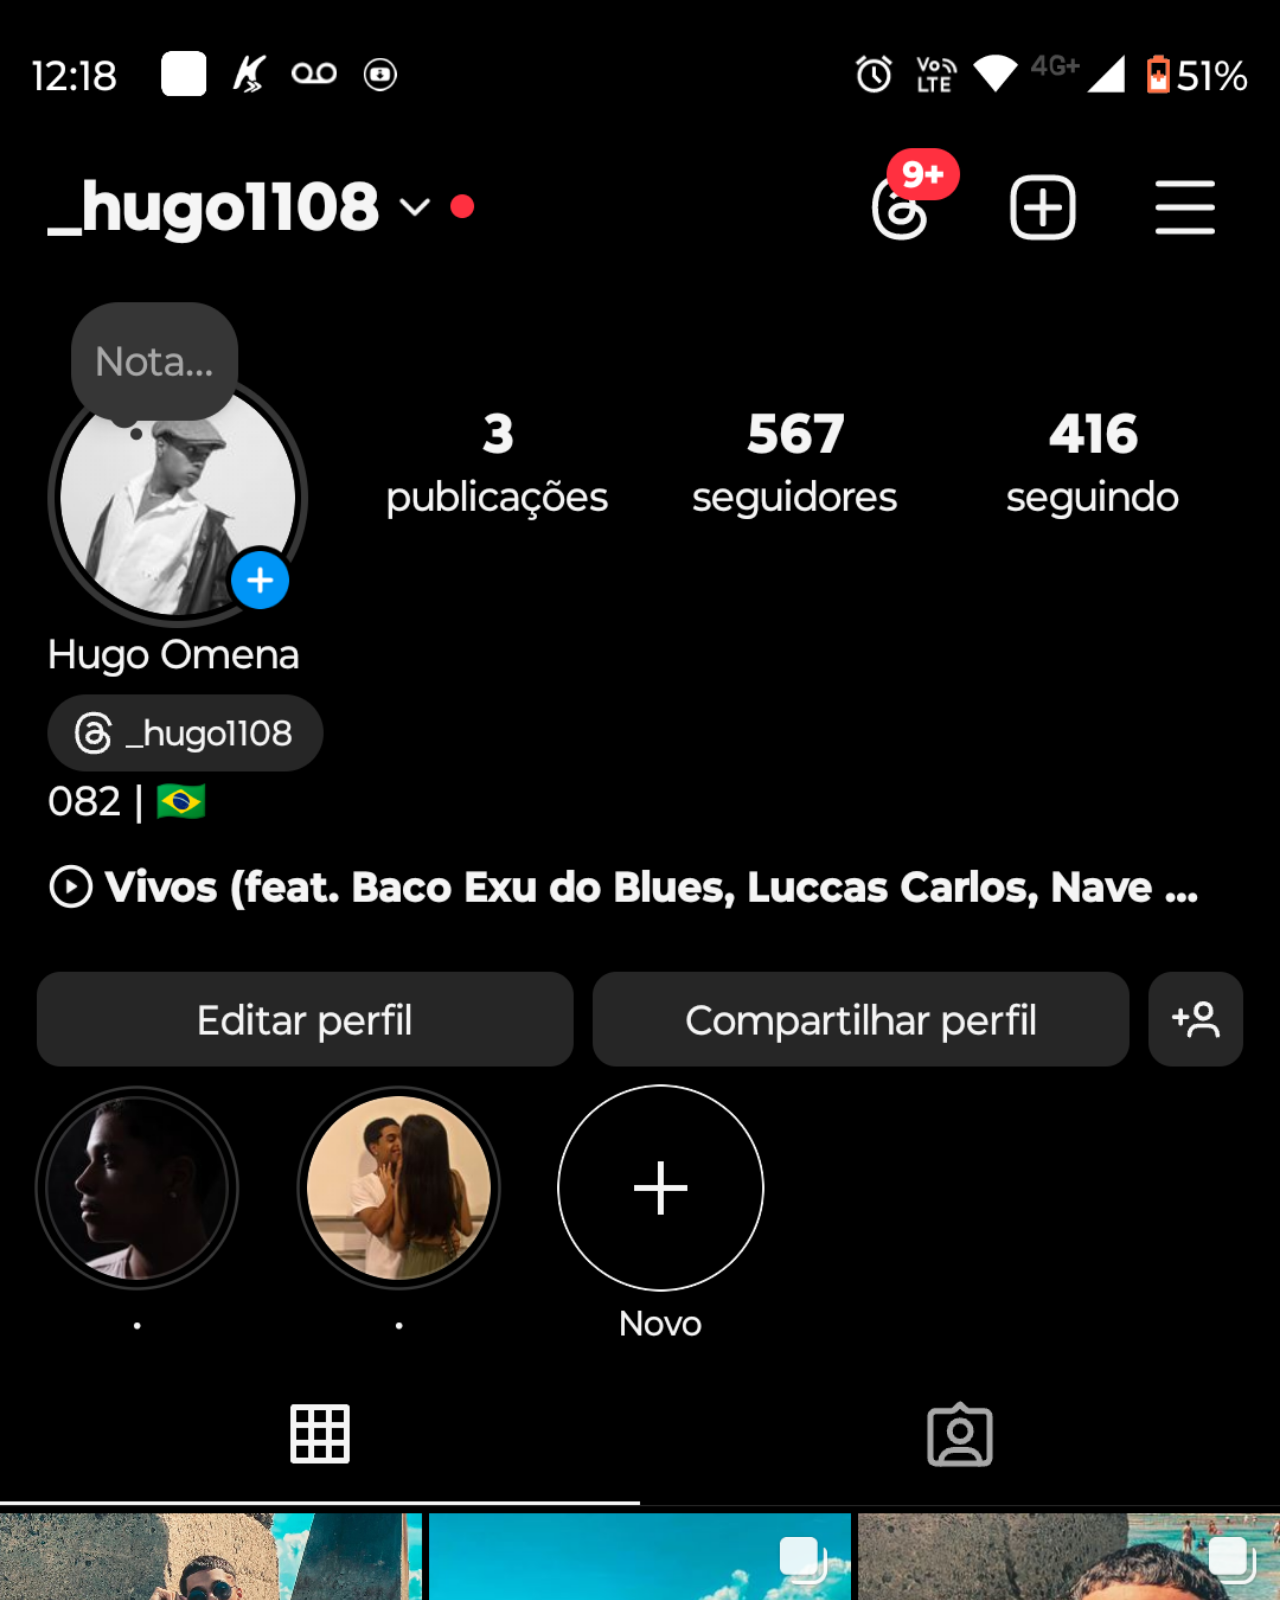
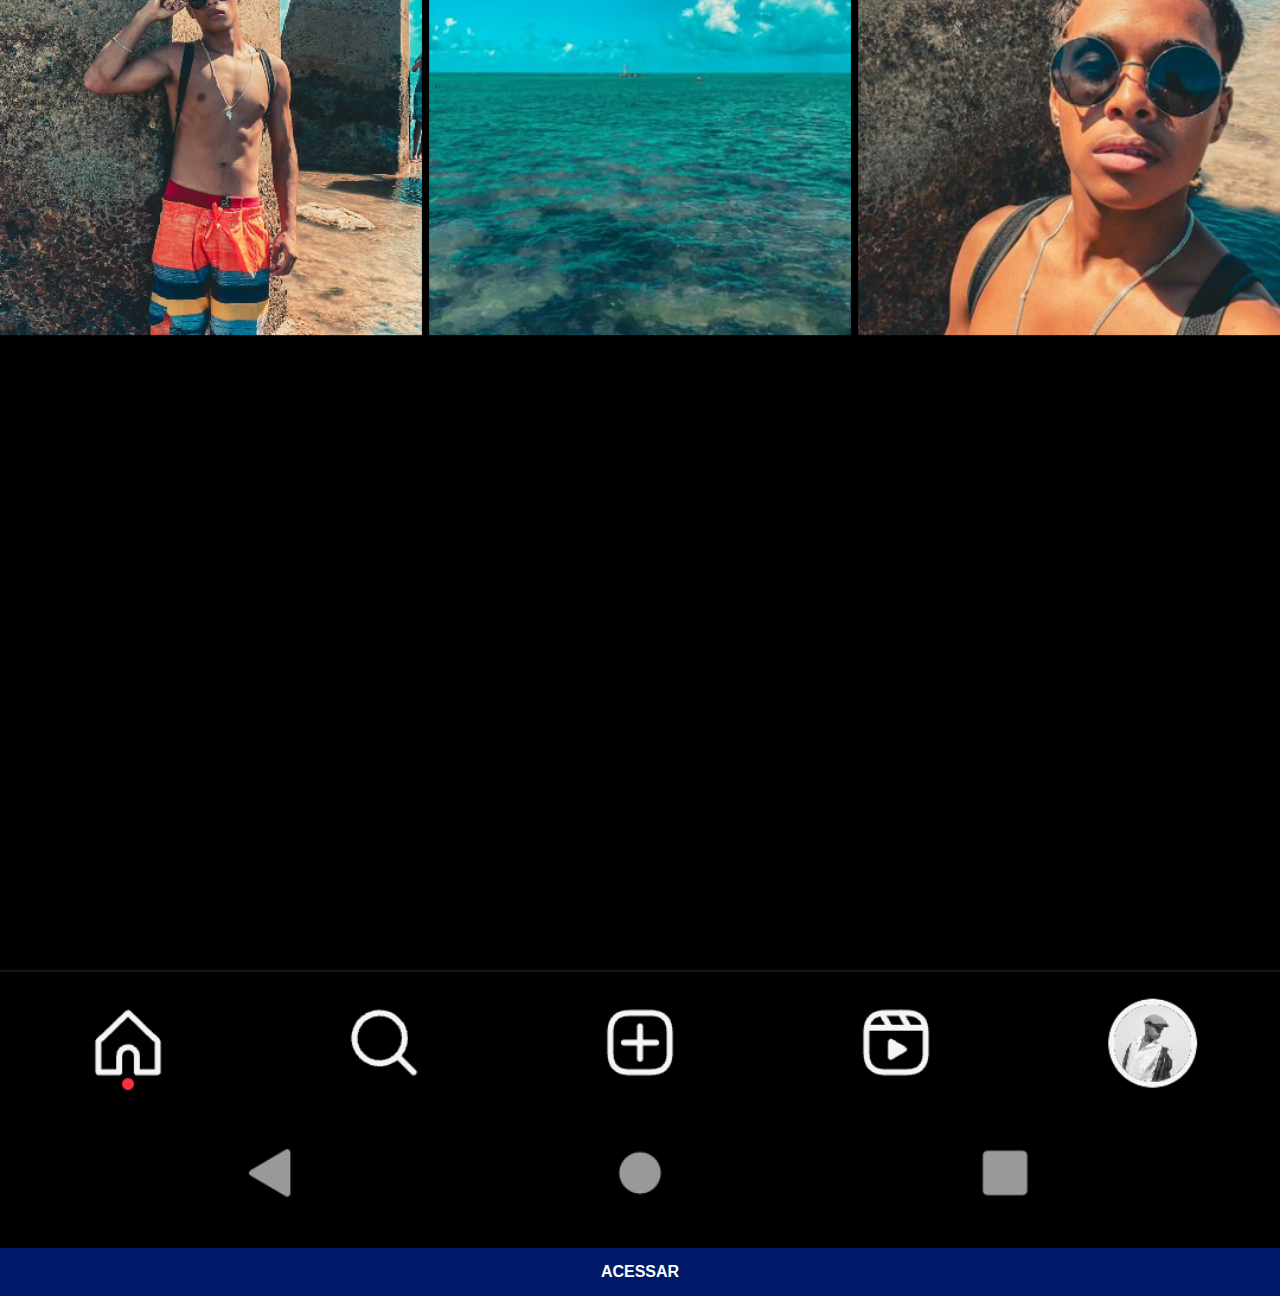
<file: estilos/instagram.html>
<!DOCTYPE html>
<html lang="pt-br">
<head>
    <meta charset="UTF-8">
    <meta name="viewport" content="width=device-width, initial-scale=1.0">
    <title>insta</title>
    <link rel="stylesheet" href="style-social.css">
</head>
<body>
    <img src="../imagens/tela-insta.png" alt="">
    <a  target="_blank" href="https://www.instagram.com/_hugo1108/?next=%2F">ACESSAR</a>
</body>
</html>
</file>
<file: estilos/style.css>
@charset "UTF-8";

* {
    margin: 0;
    padding: 0;
    font-family: Arial, Helvetica, sans-serif;
}

html, body {
    height: 100vh;
    width: 100vw;
    background-color: black;
}

body {
    background: url(../imagens/fundo.jpg) no-repeat top center fixed;
    background-size: cover;
    
}

main { 
    height: 100vh;
    position: relative;
    
    }

#cell {
    position: absolute;
    top: 50%;
    left: 50%;
    transform: translate(-50%, -50%);
    background-color:aqua;
    width: 450px;
    height: 450px;
    background: url(../imagens/cellvh.png) no-repeat ;
    background-size: 450px 450px;
}

#tela {
    position: relative;
    left: 144px;
    top:35px;
    width: 159px;
    height: 350px;
    border-radius: 20px;
}

#social{
    text-align: right ;
}

#social > a >img {
    width: 50px;
    margin: 10px;
    border-radius: 100%;
    box-shadow: 2px 2px 5px rgba(0, 0, 0, 0.647);
    box-sizing: border-box;
    
}

#social > a >img:hover{
    border: 2px solid rgba(255, 255, 255, 0.623);
    transform: translate(-4px, -4px);
    box-shadow: 5px 5px 10px rgba(0, 0, 0, 0.647);
    transition:transform .5s, border .7s;
}
</file>
<file: estilos/style-social.css>
@charset "UTF-8";
*{
    margin: 0;
    padding: 0;
}

::-webkit-scrollbar {
    width: 0;
    height: 0;
}

body{
    background-color: black;
}
img {
    width: 100vw;
}

a{
    display: block;
    background-color: rgba(0, 32, 128, 0.822);
    color: white;
    text-align: center;
    padding: 15px;
    font:bold 1em Arial,Helvetica;
    text-decoration: none; 
}

a:hover {
    background-color: blue;
}
</file>
